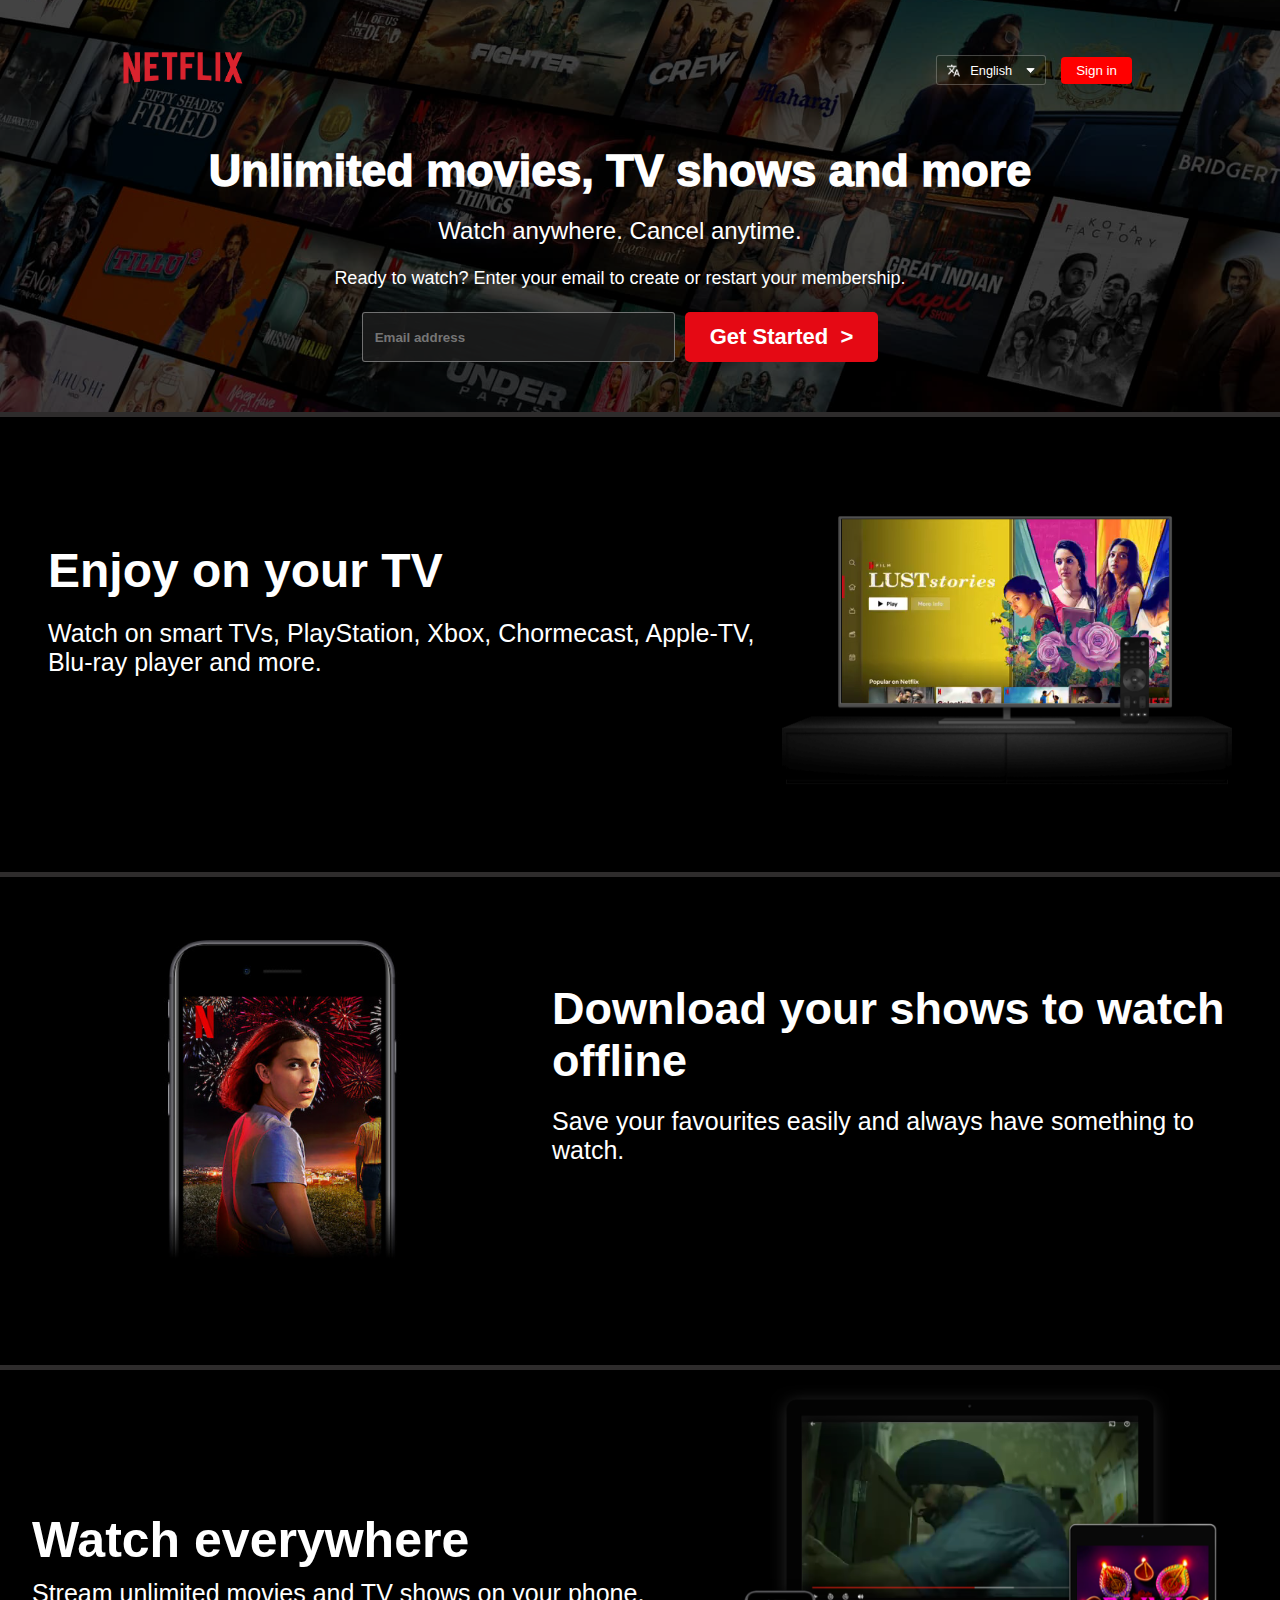
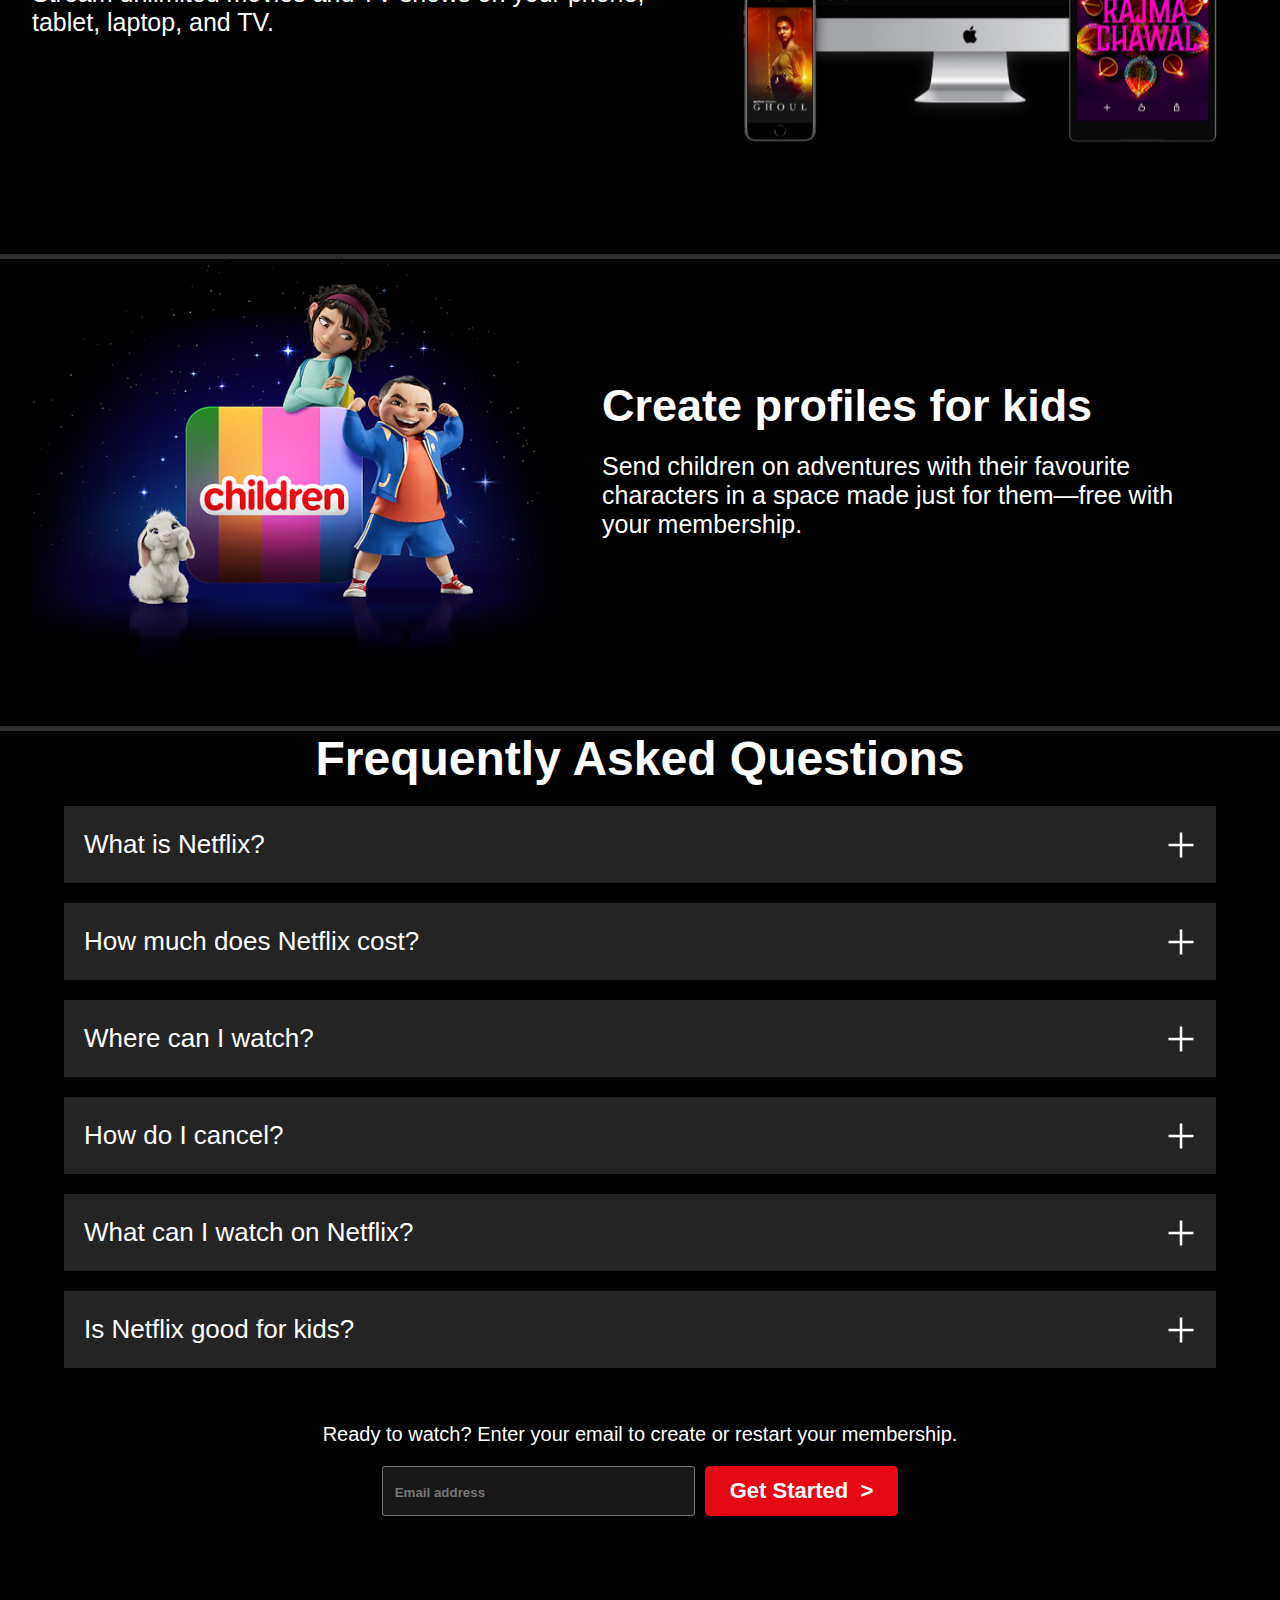
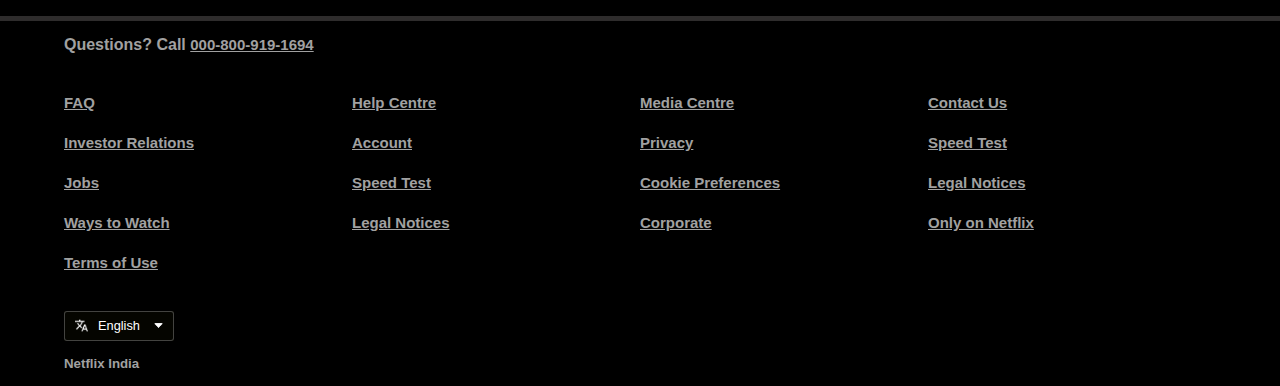
<file: index.html>
<!DOCTYPE html>
<html lang="en">

<head>
    <meta charset="UTF-8">
    <meta name="viewport" content="width=device-width, initial-scale=1.0">
    <title>Netflix India - Watch TV Shows Online, Watch Movies Online</title>
    <link rel="icon" type="image/x-icon" href="/image/fav_netflix.png">
    <link rel="stylesheet" href="style.css">
</head>

<body>

    <header class="main">
        <nav>
            <span> <img class="logo" width="100px" src="/image/Netflix_Logo.png" alt="Netflix Logo"></span>
            <div class="button">
                <button class="language-btn">
                    <select name="" id="">
                        <option value="">English</option>
                        <option value="">Hindi</option>
                    </select>
                </button>
                <button class="sign-in-btn"><a href="sign_up.html">Sign in</a></button>
            </div>
        </nav>
        <div class="black-box">
            <!-- This div using for blur purpose -->
        </div>

        <div class="hero">
            <span>Unlimited movies, TV shows and more</span>
            <span>Watch anywhere. Cancel anytime.</span>
            <span>Ready to watch? Enter your email to create or restart your membership.</span>
            <div class="input-box">
                <input class="input-text-box" type="text" placeholder="Email address">
                <button class="input-box-btn">Get Started &nbsp;&gt; </button>
            </div>
        </div>
        <div class="seperator"></div>

    </header>

    <div class="content">
        <!-- box1 -->
        <div class="box content-first ">
            <div class=" content-first-text">
                <span>Enjoy on your TV</span>
                <span>Watch on smart TVs, PlayStation, Xbox, Chormecast, Apple-TV, Blu-ray player and more.</span>
            </div>
            <div class="content-first-img">
                <img src="/image/tv.png " alt="">
                <video autoplay muted src="/video/video1.m4v"></video>
            </div>
        </div>
        <div class="seperator"></div>
        <!-- box2 -->
        <div class="box content-second ">
            <div class="content-second-text">
                <span>Download your shows to watch offline</span>
                <span>Save your favourites easily and always have something to watch.</span>
            </div>
            <div class="content-second-img">
                <img src="/image/mobile.jpg" alt="">
            </div>
        </div>
        <div class="seperator"></div>
        <!-- box3-->
        <div class="box content-third ">
            <div class="content-third-text">
                <span>Watch everywhere</span>
                <span>Stream unlimited movies and TV shows on your phone, tablet, laptop, and TV.</span>
            </div>
            <div class="content-third-img">
                <img src="/image/device-pc.png" alt="">
                <video autoplay muted src="/video/video2.m4v"></video>
            </div>
        </div>
        <div class="seperator"></div>
        <!-- box4-->
        <div class="box content-forth ">
            <div class=" content-forth-text">
                <span>Create profiles for kids</span>
                <span>Send children on adventures with their favourite characters in a space made just for them—free
                    with your membership.</span>
            </div>
            <div class="content-forth-img">
                <img src="/image/children.png">
            </div>
        </div>
        <div class="seperator"></div>
    </div>
    <section class="faq">
        <h1>Frequently Asked Questions</h1>
        <div class="faqbox">
            <span>What is Netflix?</span>
            <img src="/image/icon-plus.png" alt="">
        </div>
        <div class="faqbox">
            <span>How much does Netflix cost?</span>
            <img src="/image/icon-plus.png" alt="">
        </div>
        <div class="faqbox">
            <span>Where can I watch?</span>
            <img src="/image/icon-plus.png" alt="">
        </div>
        <div class="faqbox">
            <span>How do I cancel?</span>
            <img src="/image/icon-plus.png" alt="">
        </div>
        <div class="faqbox">
            <span>What can I watch on Netflix?</span>
            <img src="/image/icon-plus.png" alt="">
        </div>
        <div class="faqbox">
            <span>Is Netflix good for kids?</span>
            <img src="/image/icon-plus.png" alt="">
        </div>
        <div class="hero">
            <span>Ready to watch? Enter your email to create or restart your membership.</span>
            <div class="input-box">
                <input class="input-text-box" type="text" placeholder="Email address">
                <button class="input-box-btn">Get Started &nbsp;&gt; </button>
            </div>
        </div>
    </section>
    <div class="seperator"></div>
    <footer>
        <div class="questions"> Questions? Call <a href="tel:000-800-919-1694">000-800-919-1694</a></div>
        <div class="footer-itms">
            <div class="itms">
                <a href="faq">FAQ</a>
                <a href="faq">Investor Relations</a>
                <a href="faq">Jobs</a>
                <a href="faq">Ways to Watch</a>
                <a href="faq">Terms of Use</a>
            </div>
            <div class="itms">
                <a href="faq">Help Centre</a>
                <a href="faq">Account</a>
                <a href="faq">Speed Test</a>
                <a href="faq">Legal Notices</a>
            </div>
            <div class="itms">
                <a href="faq">Media Centre</a>
                <a href="faq">Privacy</a>
                <a href="faq">Cookie Preferences</a>
                <a href="faq">Corporate</a>
            </div>
            <div class="itms">
                <a href="faq">Contact Us</a>
                <a href="faq">Speed Test</a>
                <a href="faq">Legal Notices</a>
                <a href="faq">Only on Netflix</a>
            </div>
        </div>
        <div class="button">
            <button class="language-btn">
                <select name="" id="">
                    <option value="">English</option>
                    <option value="">Hindi</option>
                </select>
            </button>
            <h5>Netflix India</h5>

    </footer>

</body>

</html>
</file>
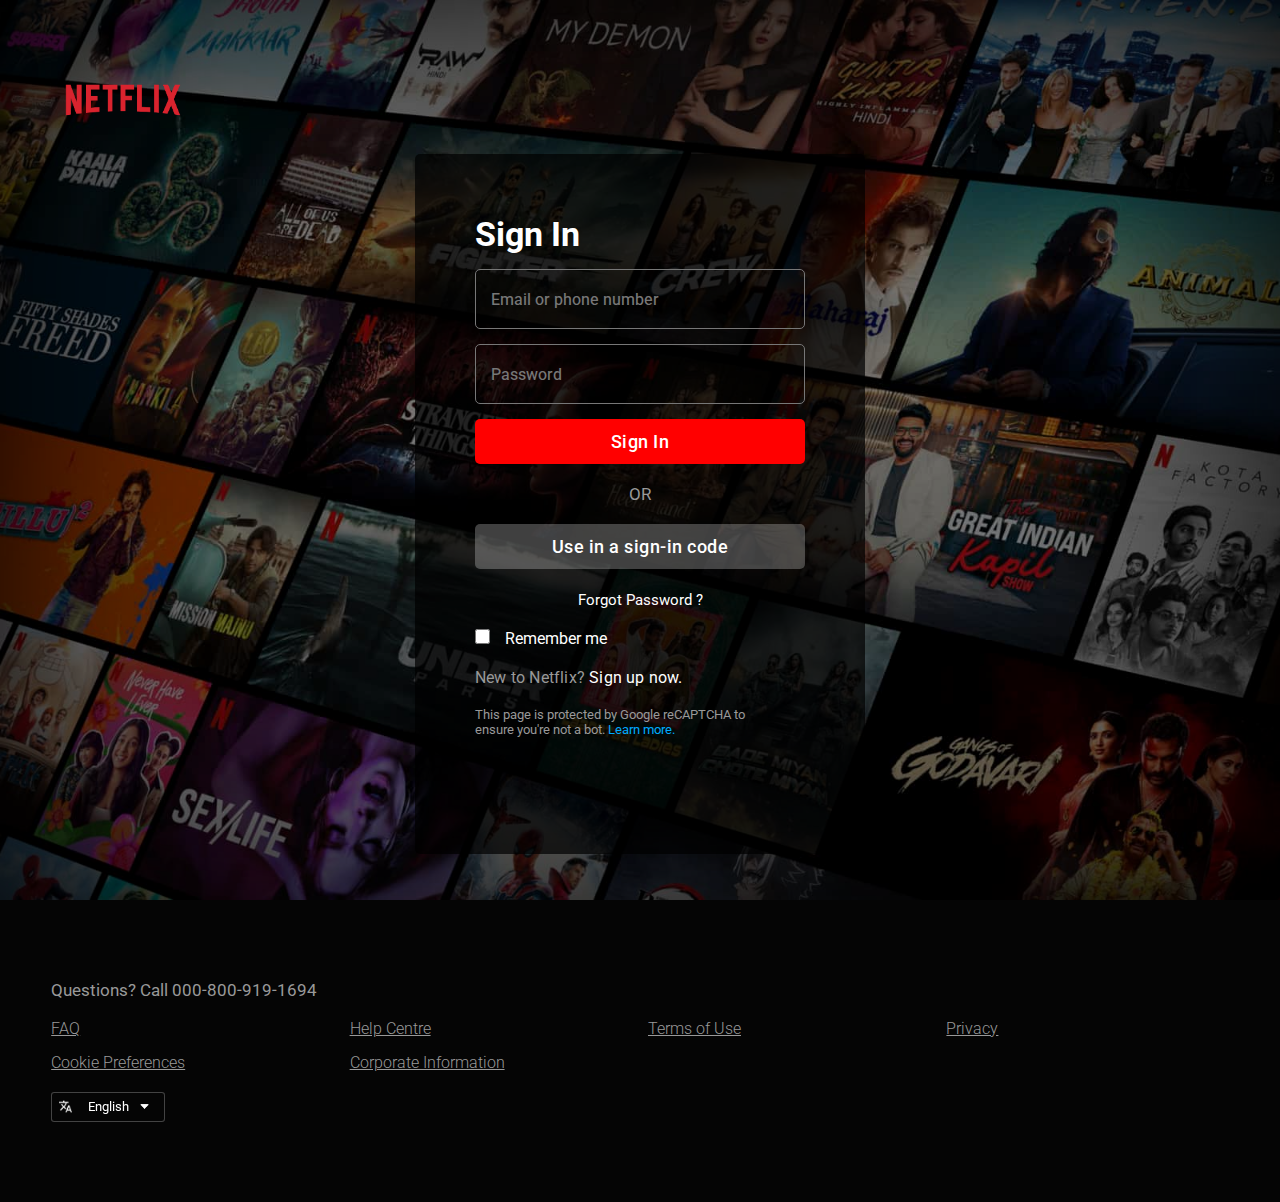
<file: sign_up.html>
<!DOCTYPE html>
<html lang="en">

<head>
    <meta charset="UTF-8">
    <meta name="viewport" content="width=device-width, initial-scale=1.0">
    <link rel="icon" type="image/x-icon" href="/image/fav_netflix.png">
    <title>Netflix | Login Page </title>
    <link rel="stylesheet" href="sign_up.css">
</head>

<body>
    <div class="main-container">
        <div class="dark-layer">
            <header class="header">
                <img src="/image/Netflix_Logo.png" alt="">
            </header>
            <!-- login form -->
            <div class="container">
                <h2>Sign In</h2>
                <form action="#">
                    <div class="input-box">
                        <input type="text" required>
                        <label for="#">Email or phone number</label>
                    </div>
                    <div class="input-box">
                        <input type="password" required>
                        <label for="#">Password</label>
                    </div>
                    <button class="btn">Sign In</button>
                    <p>OR</p>
                    <button class="btn btn2">Use in a sign-in code</button>
                    <p class="forgot"><a href="#">Forgot Password ?</a></p>
                    <span><input type="checkbox" name="" id=""> Remember me</span>
                    <p class="accountCreate">New to Netflix? <a href="#"> Sign up now.</a></p>
                    <p class="condition">This page is protected by Google reCAPTCHA to ensure you're not a bot. <a
                            href="#">Learn more.</a></p>
                </form>
            </div>

        </div>
    </div>
    <footer class="footer">
        <h5>Questions? Call 000-800-919-1694</h5>
        <div class="footer-box">
            <a href="#">FAQ</a>
            <a href="#">Help Centre</a>
            <a href="#">Terms of Use</a>
            <a href="#">Privacy</a>
            <a href="#">Cookie Preferences</a>
            <a href="#">Corporate Information</a>
        </div>
        <select name="" id="">
            <option value="">English</option>
            <option value="">Hindi</option>
        </select>
    </footer>
</body>

</html>
</file>
<file: style.css>
@import url('https://fonts.googleapis.com/css2?family=Martel+Sans:wght@200;300;400;600;700;800;900&display=swap');

* {
    padding: 0;
    margin: 0;
    box-sizing: border-box;
    font-family: sans-serif;
}

:root {
    --arrow-icon: url("/image/menubar.png");

    --Sign: url("/image/translate.png");
}

body {
    background-color: black;
}

.main {
    background-image: url("/image/homepage.jpg");
    background-position: center center;
    background-repeat: no-repeat;
    height: 100vh;
    position: relative;
    background-size: max(1200px, 100vw);
    object-fit: cover;
}

.main .black-box {
    background-color: black;
    opacity: 0.65;
    height: 100%;
    width: 100%;
    position: absolute;
    top: 0;
}

nav {
    max-width: 80vw;
    margin: auto;
    display: flex;
    align-items: center;
    justify-content: space-between;
    height: 80px;
}

nav .logo {
    z-index: 10;
    color: rgb(255, 61, 61);
    width: 150px;
    position: relative;
}

.button {
    position: relative;
    z-index: 10;
    display: flex;
    gap: 15px;
    justify-content: center;
    align-items: center;
}

.language-btn {
    background-color: rgba(23, 23, 0, 0.20);
    outline: none;
    font-weight: 800;
    border: none;
}

select {
    background: transparent;
    padding: .4rem 3%;
    font-size: .8rem;
    appearance: none;
    text-align: center;
    color: #fff;
    border: none;
    outline: none;
    cursor: pointer;
    background: var(--arrow-icon) no-repeat right 10% center / .7em,
        var(--Sign) no-repeat left 10% center / 1em;
    min-height: 10px;
    min-width: 110px;
    border: 1.7px solid rgba(255, 255, 255, .25);
    border-radius: 3px;
}

option {
    color: #777;
}

.main .sign-in-btn {
    background-color: #f00;
    border-radius: 4px;
    border: none;
    padding: 6px 15px;
    cursor: pointer;
}



.main .sign-in-btn a {
    text-decoration: none;
    color: #fff;
}


.hero {
    font-family: "Martel Sans", sans-serif;
    color: #fff;
    height: calc(100% - 7.2rem);
    /*  hero height - nav height = seperator */
    display: flex;
    align-items: center;
    justify-content: center;
    flex-direction: column;
    position: relative;
    gap: 20px;
    padding: 0 15px;
    margin-top: 35px;
}

.hero> :first-child {
    font-size: 45px;
    font-weight: 950;
    text-align: center;
}

.hero> :nth-child(2) {
    font-size: 24px;
    font-weight: 400;
    text-align: center;
}

.hero> :nth-child(3) {
    font-size: 18px;
    font-weight: 500;
    text-align: center;
    margin: 2px 22px;
    line-height: 1.25;
}

.input-box {
    /* border: 2px solid green; */
    display: flex;
    align-items: center;
    justify-content: center;
    gap: 10px;
}

.input-box .input-box-btn {
    background-color: rgb(229, 9, 20);
    color: #fff;
    border-radius: 5px;
    border: none;
    padding: 12px 25px;
    font-weight: 560;
    font-size: 22px;
    cursor: pointer;
}

.input-text-box {
    color: #b8b8b8;
    background-color: rgba(29, 29, 29, 0.822);
    border-radius: 3px;
    padding: 2px 120px 0px 12px;
    min-height: 50px;
    border: 1px solid #ffffff62;
    font-weight: 900;
}

.seperator {
    height: 5px;
    background-color: rgb(46, 44, 44);
    position: relative;
    z-index: 20;
}

.content .box {
    display: flex;
    color: white;
    align-items: center;
}

.content .content-first {
    display: flex;
    position: relative;
    padding: 2rem 9rem;
}

.content .content-first-img {
    position: relative;
}

.content .content-first-img img {
    /* border: 2px solid red;*/
    width: 555px;
    position: relative;
    z-index: 10;
}

.content .content-first-img video {
    position: absolute;
    top: 68px;
    right: 30px;
    width: 450px;
}

.content .content-first .content-first-text>span {
    flex-direction: column;
    padding: 1px 0px;
    display: flex;
    text-align: left;
    padding-bottom: 20px;
}

.content-first-text :nth-child(1) {
    font-size: 48px;
    font-weight: bolder;
}

.content-first-text :nth-child(2) {
    font-size: 25px;
}

/* ----------box-2 ------------*/
.content .content-second {
    display: flex;
    position: relative;
    flex-direction: row-reverse;
    padding: 2rem 9rem;
    margin: 25px 0 20px 0;
}

.content .content-second-img {
    position: relative;
}

.content .content-second-img img {
    position: relative;
    z-index: 10;
    width: 500px;
}

.content .content-second .content-second-text>span {
    display: flex;
    flex-direction: column;
    padding: 10px 20px;
}

.content .content-second .content-second-text :nth-child(1) {
    font-size: 45px;
    font-weight: 800;
}

.content .content-second .content-second-text :nth-child(2) {
    font-size: 25px;
    font-family: 'Segoe UI', Tahoma, Geneva, Verdana, sans-serif;
}

/* ----------box-3 ------------*/

.content .content-third {
    display: flex;
    position: relative;
    padding: 1rem 8rem;
    margin-top: 35px;
}

.content .content-third-img {
    position: relative;
}

.content .content-third-img img {
    position: relative;
    z-index: 10;
    width: 550px;
}

.content .content-third-img video {
    position: absolute;
    top: 40px;
    right: 6rem;
    width: 350px;
}

.content .content-third .content-third-text>span {
    flex-direction: column;
    padding: 0px 0px;
    display: flex;
    text-align: left;
    padding-bottom: 10px;
}

.content-third-text :nth-child(1) {
    font-size: 50px;
    font-weight: bolder;
}

.content-third-text :nth-child(2) {
    font-size: 25px;
}

/* ---box-4------ */
.content .content-forth {
    display: flex;
    position: relative;
    padding: .5rem 8rem;
    margin-top: 35px;
    flex-direction: row-reverse;

}

.content-forth-img img {
    width: 550px;
    z-index: 10;
}

.content .content-forth .content-forth-text>span {
    display: flex;
    flex-direction: column;
    padding: 10px 20px;
}

.content .content-forth .content-forth-text :nth-child(1) {
    font-size: 45px;
    font-weight: 800;
}

.content .content-forth .content-forth-text :nth-child(2) {
    font-size: 25px;
    font-family: 'Segoe UI', Tahoma, Geneva, Verdana, sans-serif;
}

/* questions */
.faq {
    color: white;
    padding: 50px 0px;
}

.faq h1 {
    font-size: 3rem;
    font-weight: 800;
    text-align: center;
}

.faq .faqbox {
    font-family: 'Franklin Gothic Medium', 'Arial Narrow', Arial, sans-serif;
    display: flex;
    justify-content: space-between;
    background-color: #242424;
    font-size: 26px;
    padding: 23px 20px;
    max-width: 75vw;
    align-items: center;
    margin: 20px auto;
    cursor: pointer;
}

.faq .faqbox img {
    width: 30px;
}

.faqbox:hover {
    background-color: #3d3c3c;
    color: white;
}

.faq .hero span {
    margin-top: 20px;
    font-size: 20px;
    font-weight: lighter;
}

footer a {
    font-size: 15px;
    color: #a1a1a1;
    font-weight: 600;
    line-height: normal;
}

footer {
    color: #a1a1a1;
    font-weight: 600;
    max-width: 75vw;
    margin: auto;
    padding: 60px;
}

.footer-itms {
    display: grid;
    grid-template-columns: 1fr 1fr 1fr 1fr;
    padding: 40px 0;
}

.footer-itms .itms {
    display: flex;
    flex-direction: column;
    gap: 23px;
}

footer .button {
    float: left;
    display: inline;
}

footer h5 {
    margin: 15px 0;

}

/* -----------------Responsive -1300------------------------------------ */
@media screen and (max-width: 1300px) {

    .main {
        height: auto;
        padding: 30px 40px 50px 0px;
    }

    .seperator {
        width: 100vw;
        top: 50px;
    }

}

/* -------------Responsive -1280-------------------------- */
@media screen and (max-width: 1280px) {
    footer {
        max-width: 90vw;
        padding: 65px 0;

    }

    .faq .faqbox {
        max-width: 90vw;
    }

    .content .content-first {
        padding: 2rem 3rem;
    }

    .content .content-first-img img {
        width: 450px;
    }

    .content .content-first-img video {
        width: 360px;
    }

    .content .content-second {
        padding: 2rem 2rem;
    }

    .content .content-third {
        padding: 1rem 2rem;
    }

    .content .content-forth {
        padding: .5rem 2rem;
    }

}

/* -------------Responsive -960-------------------------- */
@media screen and (max-width: 960px) {

    .footer-itms {
        /* display: grid; */
        grid-template-columns: 1fr 1fr;
        gap: 25px;
    }

    .content .box {
        flex-wrap: wrap;
        text-align: center;
        justify-content: center;
        margin: 50px 0 0 0;

    }

    .content .content-first .content-first-text>span {
        padding: 2px 0px;
        display: flex;
        text-align: center;
        padding-bottom: 20px;
    }

    .content-first-text :nth-child(1) {
        font-size: 32px;
        font-weight: bolder;
    }

    .content-first-text :nth-child(2) {
        font-size: 18px;
    }

    .content .content-second .content-second-text>span {
        flex-direction: row;
    }

    .content .content-second .content-second-text :nth-child(1) {
        font-size: 32px;
        font-weight: bolder;
    }

    .content .content-second .content-second-text :nth-child(2) {
        font-size: 18px;
    }

    .content .content-third .content-third-text>span {
        align-items: center;

    }

    .content-third-text :nth-child(1) {
        font-size: 32px;
        font-weight: bolder;
    }

    .content-third-text :nth-child(2) {
        font-size: 18px;
    }

    .content .content-forth .content-forth-text :nth-child(1) {
        font-size: 32px;
        font-weight: bolder;
    }

    .content .content-forth .content-forth-text :nth-child(2) {
        font-size: 18px;
    }

    .faq .faqbox {
        font-size: 18px;
        padding: 18px 20px;
        max-width: 90vw;
    }

    .faq h1 {
        font-size: 32px;
    }

    .faq .faqbox img {
        width: 20px;
    }

}

/* -----------Responsive -600--------------------- */

@media screen and (max-width:600px) {
    .main {
        padding: 0px 0px 25px 0px;
    }

    nav {
        max-width: 100vw;
        margin: 0px 16px 0px 8px;
    }

    nav .logo {
        width: 120px;
    }

    .language-btn select {
        font-display: none;
    }

    .input-box {
        flex-wrap: wrap;

    }

    .input-text-box {
        width: 20rem;
    }

    .hero> :first-child {
        font-size: 30px;
        font-weight: 900;
        text-align: center;
    }

    .hero> :nth-child(2) {
        font-size: 18px;
        font-weight: 500;
        text-align: center;
    }



    .content .content-first-img img {
        width: 330px;
    }

    .content .content-first-img video {
        width: 240px;
        top: 51px;
        right: 46px;
    }

    .content .content-second-img img {
        width: 330px;
    }

    .content .content-third-img img {
        width: 355px;
    }

    .content .content-third-img video {
        top: 35px;
        right: 5rem;
        width: 198px;
    }

    .content-forth-img img {
        width: 330px;
    }

    .seperator {
        width: 100vw;

    }


}
</file>
<file: sign_up.css>
@import url('https://fonts.googleapis.com/css2?family=Roboto:ital,wght@0,100;0,300;0,400;0,500;0,700;0,900;1,100;1,300;1,400;1,500;1,700;1,900&display=swap');

* {
    margin: 0;
    padding: 0;
    border: none;
    box-sizing: border-box;
    font-family: "roboto", sans-serif;
    color: #fff;
}

:root {
    --arrow-icon: url("/image/menubar.png");

    --Sign: url("/image/translate.png");
}

.main-container {
    min-height: 80vh;
    background: url("/image/homepage.jpg") no-repeat;
    background-position: center;
    background-size: cover;
}

.dark-layer {
    min-height: 100vh;
    background: rgba(0, 0, 0, .4);
    box-shadow: inset 0 0 100rem #000;
    display: flex;
    justify-content: center;
    align-items: center;
    flex-direction: column;
}

.header {
    padding: 1.5rem 11%;
    display: flex;
    justify-content: space-between;
    width: 100%;
}

.header img {
    width: 9rem;
}

.container {
    height: 700px;
    width: 450px;
    background: rgba(0, 0, 0, .7);
    border-radius: 5px;
    padding: 60px;
}

.container h2 {
    font-size: 34px;
}

.input-box {
    width: 100%;
    height: 60px;
    margin: 15px 0;
    position: relative;
}

.input-box input {
    width: 100%;
    height: 100%;
    font-size: 16px;
    font-weight: 400;
    letter-spacing: .5px;
    background: transparent;
    border: 1px solid #777;
    border-radius: 5px;
    padding: 20px 35px 0 15px;
}

.input-box label {
    position: absolute;
    top: 50%;
    left: 15.5px;
    transform: translateY(-50%);
    font-weight: 450;
    color: #777;
    transition: .3s ease;
}

.input-box input:focus~label,
.input-box input:valid~label {
    top: 20px;
    font-size: 12.1px;
}

.btn {
    width: 100%;
    height: 45px;
    background: #f00;
    border-radius: 5px;
    font-size: 17.5px;
    font-weight: 500;
    letter-spacing: .5px;
    cursor: pointer;
    transition: .3s;
}

.btn:hover {
    background: #c40000;
}

.btn2 {
    background: rgba(255, 255, 255, .25);
}

.btn2:hover {
    background: rgba(255, 255, 255, .20);
}

p {
    text-align: center;
    font-size: 17px;
    margin: 20px 0;
    color: #999;
}

.forgot a {
    color: #fff;
    font-size: 15px;
    font-weight: 400;
    text-decoration: none;
}

.forgot a:hover {
    color: #999;
    text-decoration: underline;
}

span {
    display: flex;
    gap: 15px;
}

span input {
    height: 15px;
    width: 15px;
    accent-color: #fff;
}

.accountCreate {
    font-size: 400;
    font-size: 16px;
    text-align: left;
    letter-spacing: .2px;
}

.accountCreate a {
    text-decoration: none;
    font-size: 16px;
    font-weight: 400;
}

.condition {
    text-align: left;
    font-weight: 400;
    font-size: 13px;
    max-width: 300px;
}

.condition a {
    color: #00aaff;
    text-decoration: none;
}

.footer {
    /* margin-top: 4rem; */
    padding: 15rem 9% 50px 9%;
    width: 100%;
    background: rgba(0, 0, 0, 0.979);
}

.footer h5 {
    font-size: 17px;
    text-align: left;
    font-weight: 400;
    color: #999;
}

.footer-box {
    margin-top: 20px;
    display: grid;
    gap: 1rem;
    grid-template-columns: repeat(auto-fit, minmax(240px, auto));
}

.footer-box a {
    color: #999;
    font-size: 15.5px;
    font-weight: 300;
}

select {
    min-height: 20px;
    min-width: 20px;
    background: transparent;
    padding: .4rem 3%;
    font-size: .8rem;
    border: 1.7px solid rgba(255, 255, 255, .25);
    background: var(--arrow-icon) no-repeat right 15% center / .7em,
        var(--Sign) no-repeat left 7% center / 1em;
    appearance: none;
    text-align: center;
    backdrop-filter: blur(1px);
    color: #fff;
    margin-top: 20px;
    border-radius: .2rem;
}

option {
    color: #777;
}

@media(max-width:1280px) {
    .header {
        padding: 1.5rem 4%;
    }

    .footer {
        padding: 5rem 4%;
    }
}

@media(max-width:960px) {
    .header img {
        width: 6rem;
    }
}

@media(max-width:600px) {
    body {
        background: #000;
    }

    .container {
        height: 100%;
        width: 100%;
        padding: 30px;
        background: #000;
    }

    .footer {
        border-top: 4px solid rgba(255, 255, 255, .1);
    }

    .condition {
        max-width: 500px;
    }

}
</file>
